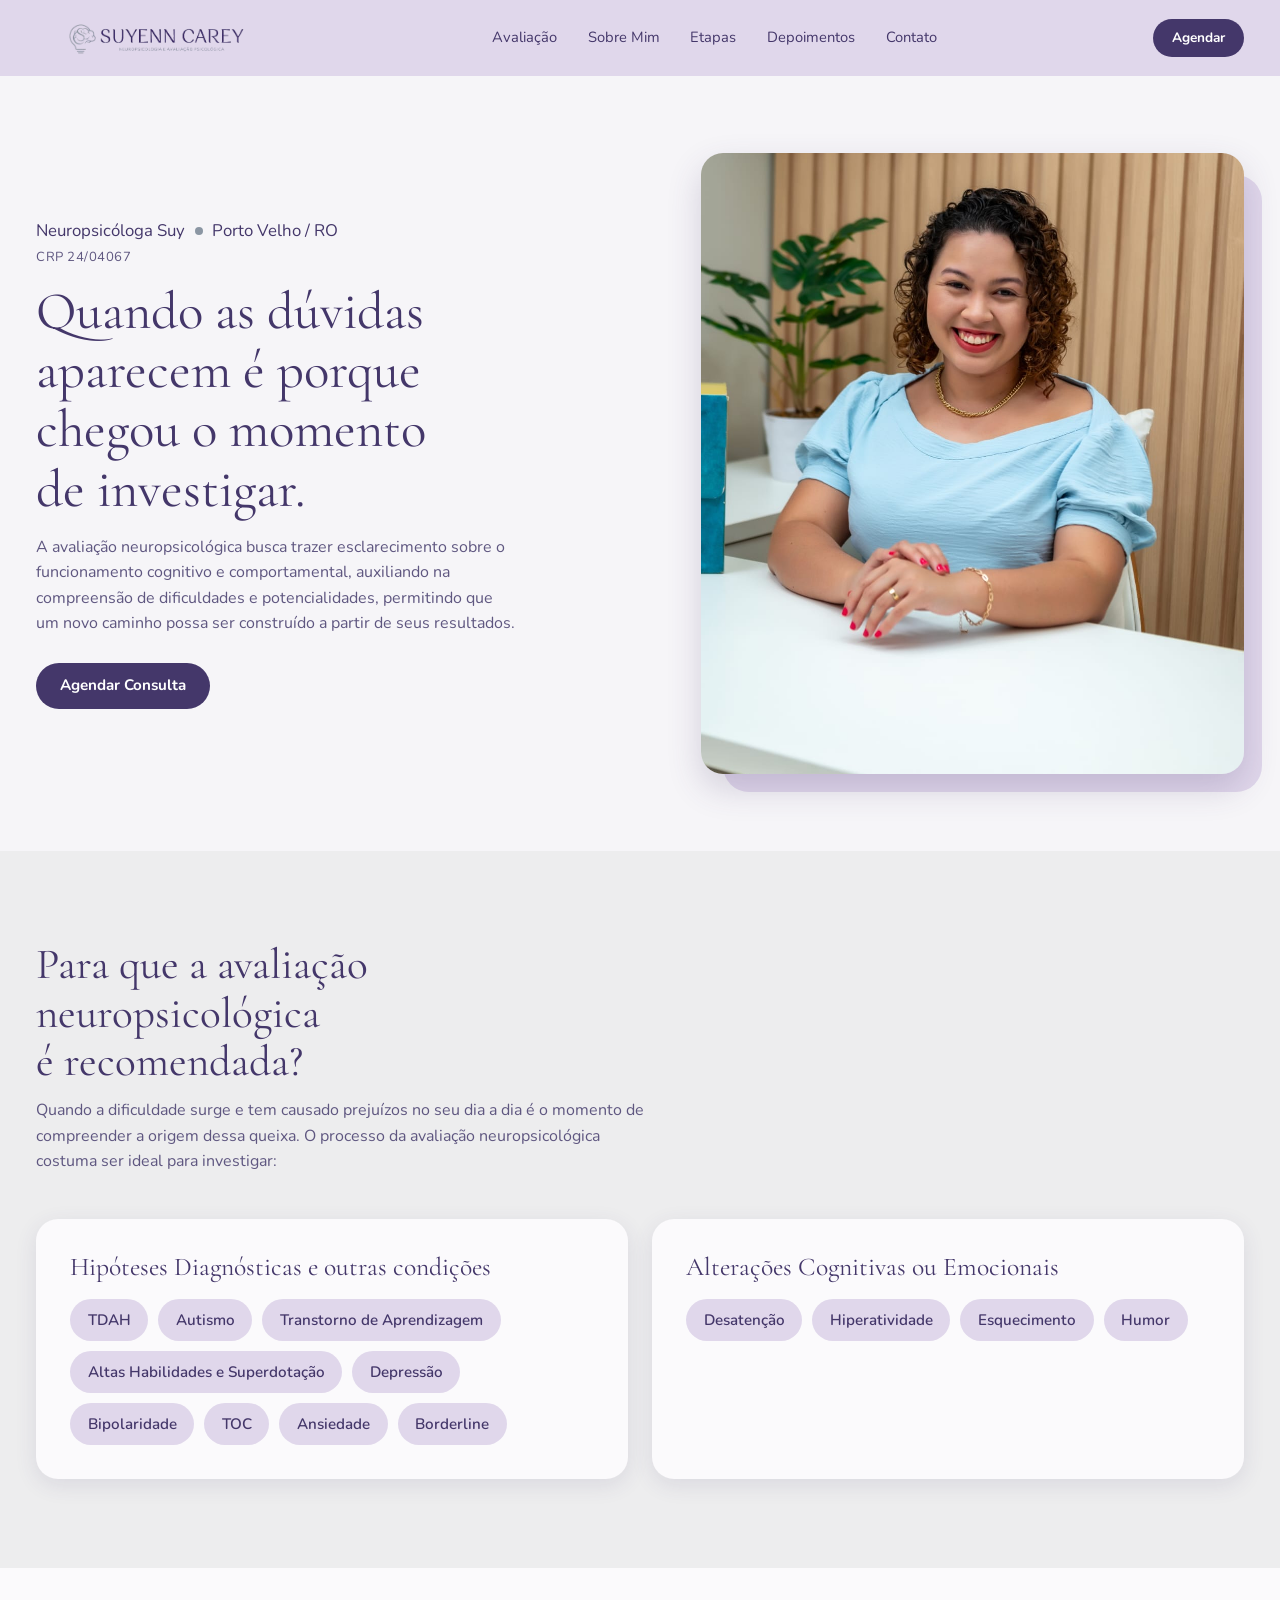
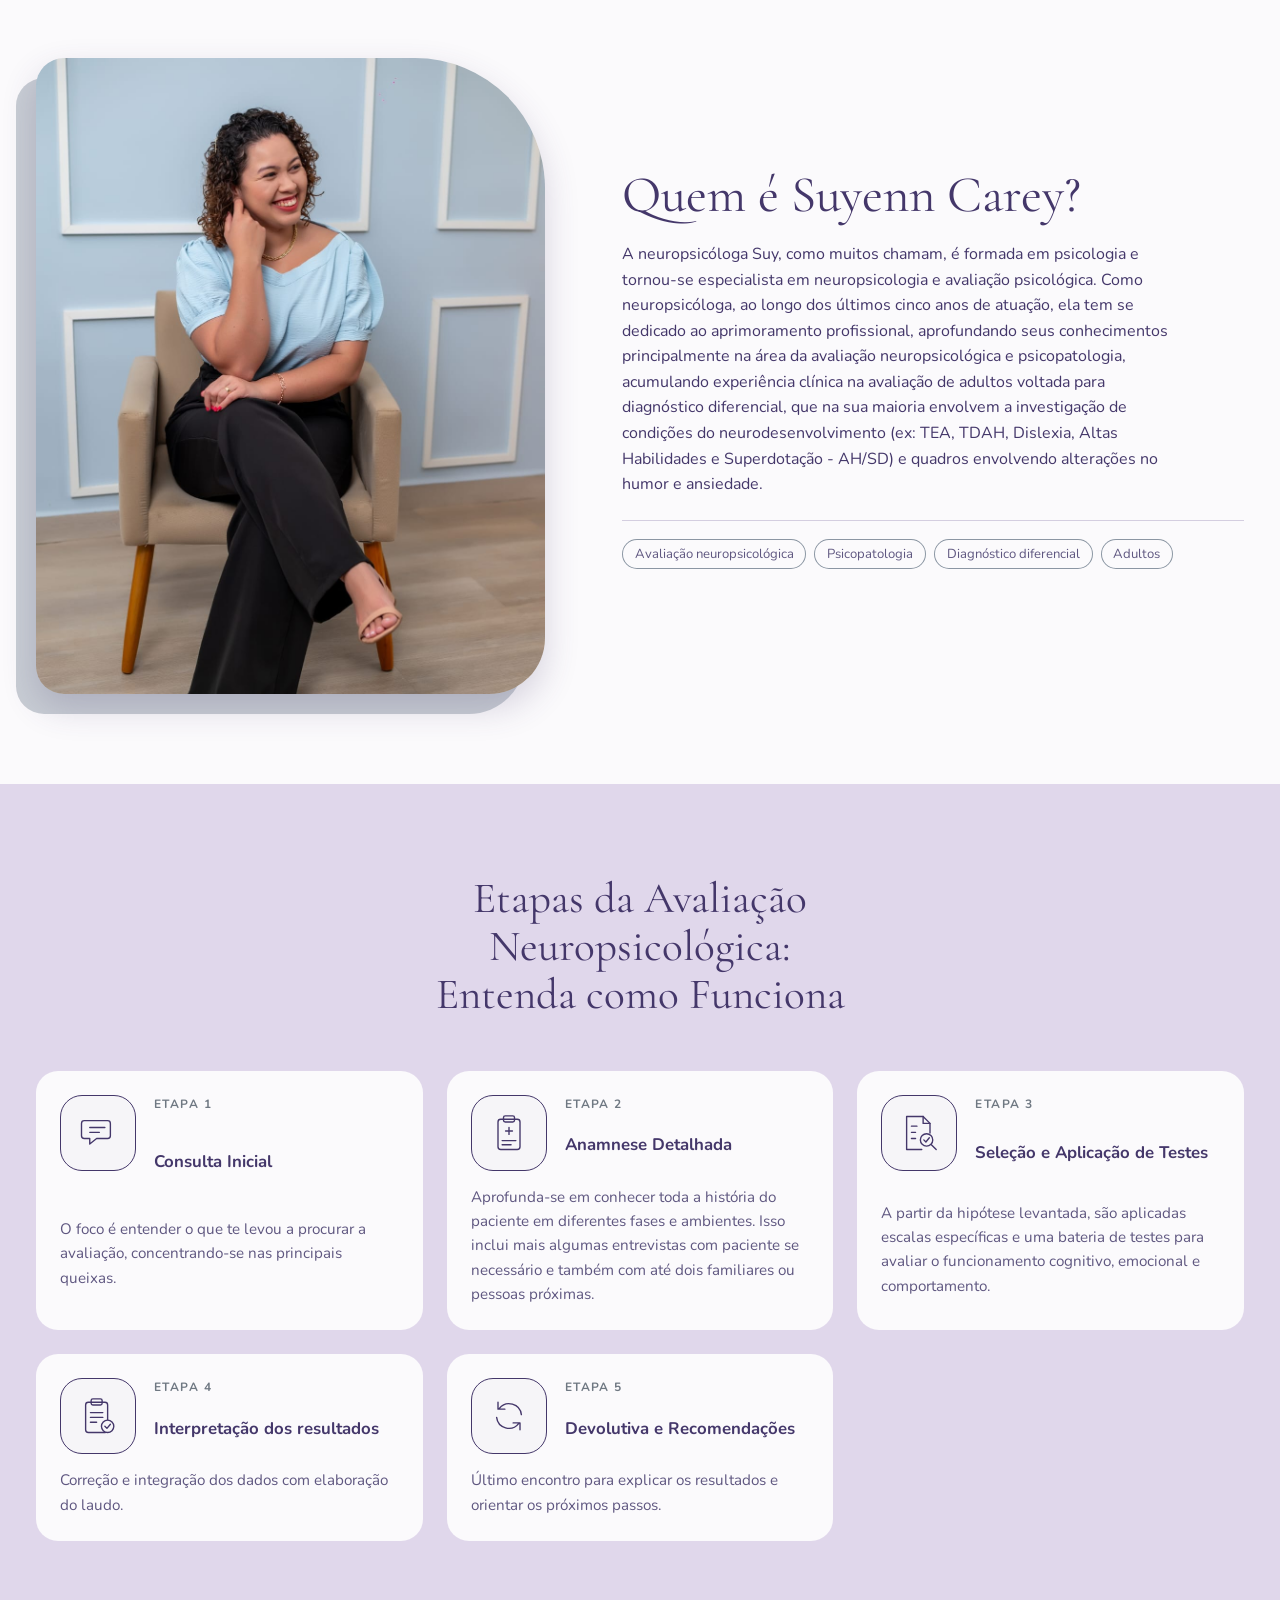
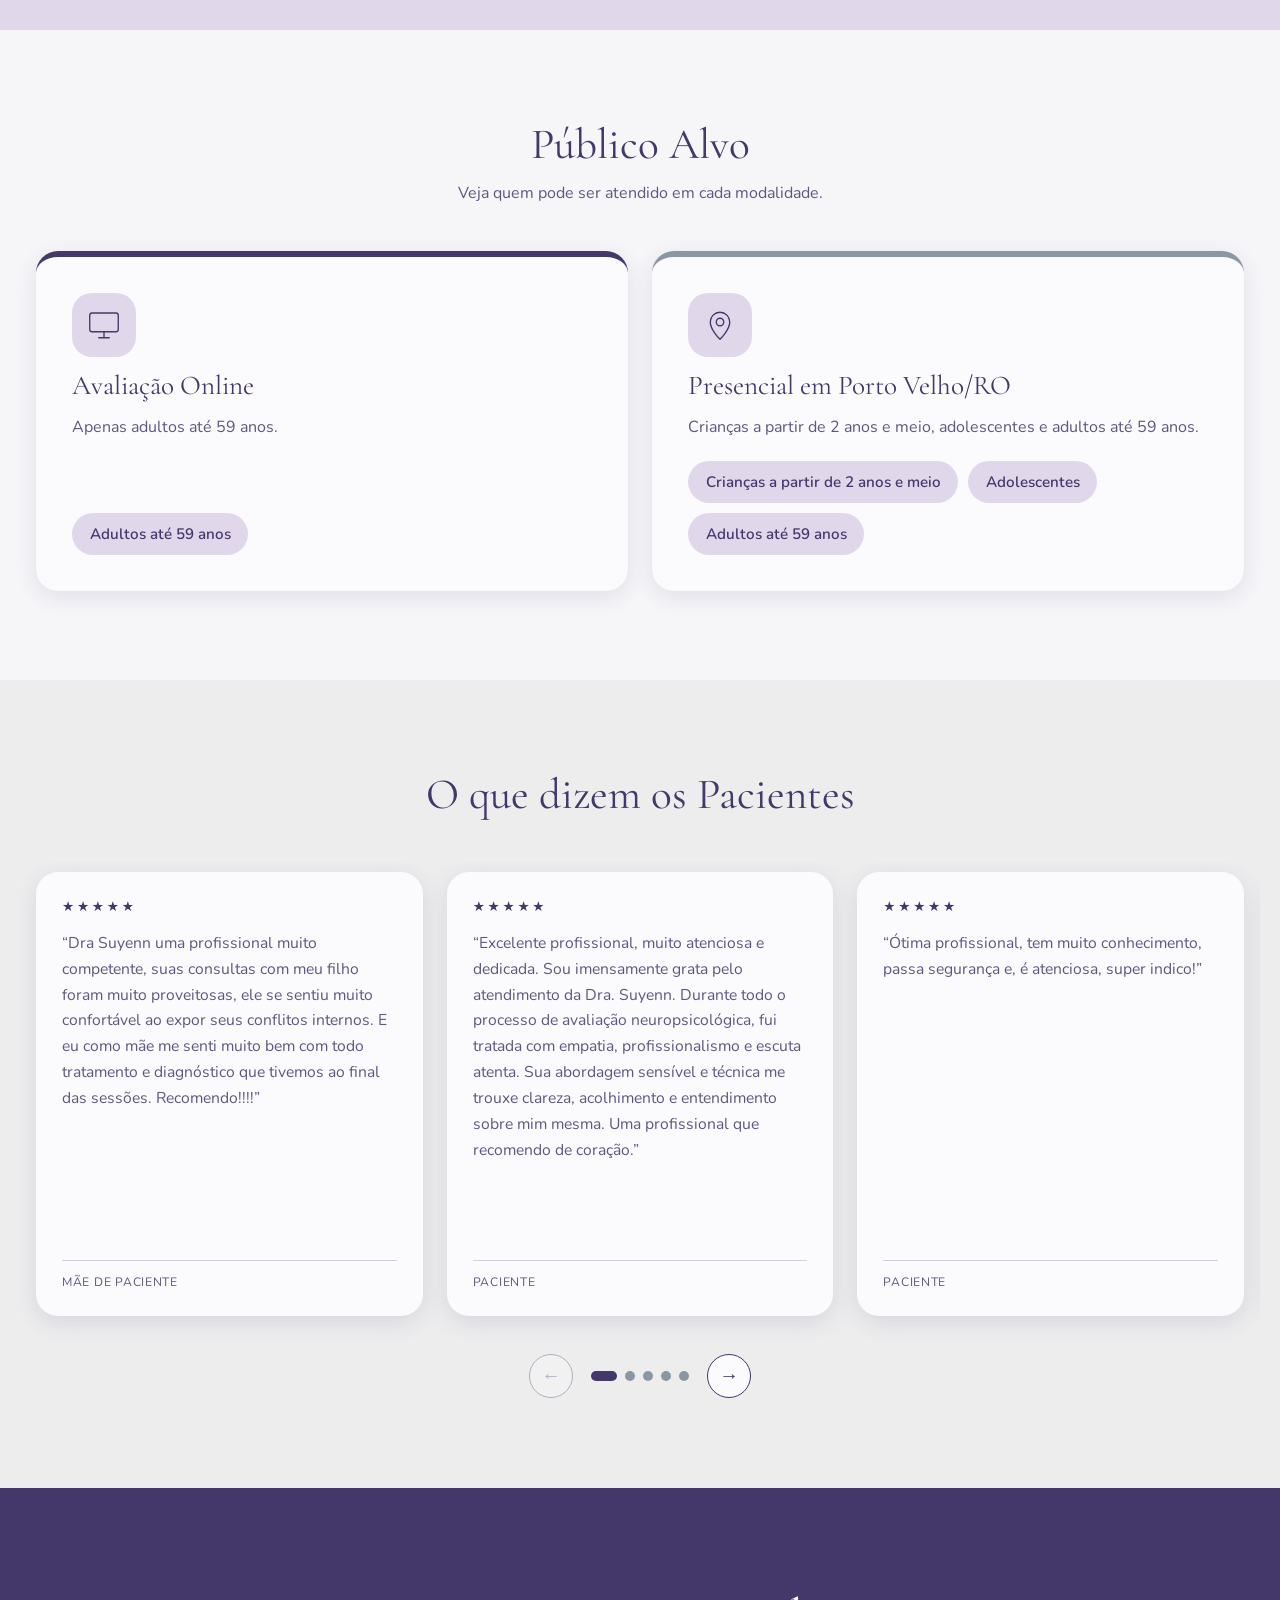
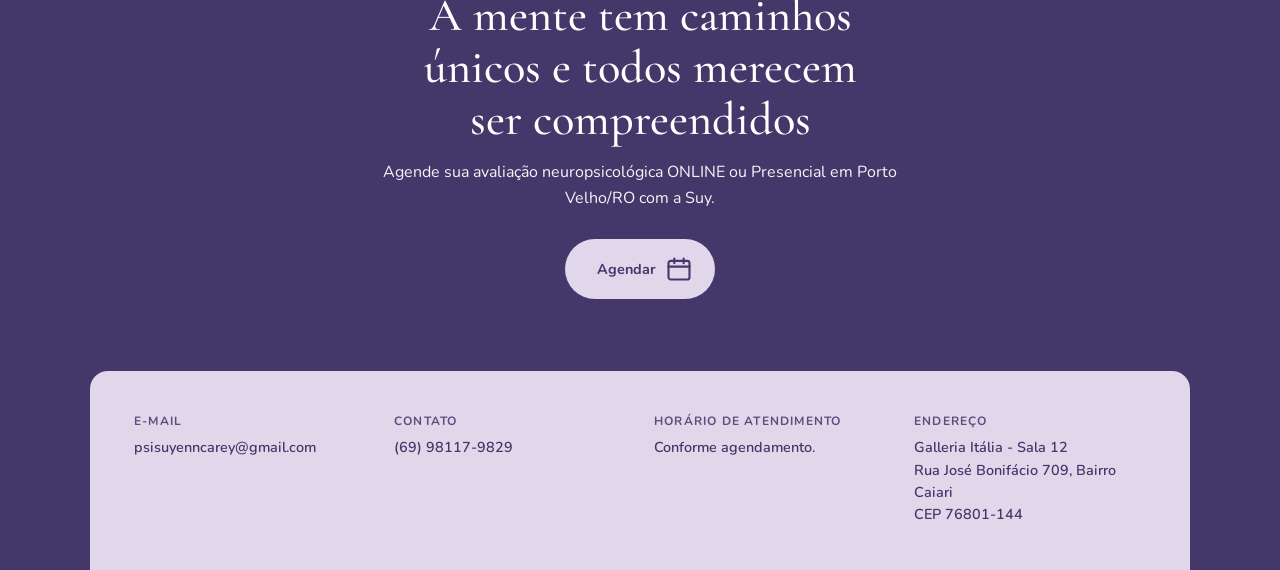
<file: index.html>
<!doctype html><html><head><meta charset=utf8><meta name=viewport content="width=device-width,initial-scale=1,viewport-fit=cover"><style>:root{color-scheme:light;box-sizing:border-box;padding-top:env(safe-area-inset-top,0px);padding-bottom:env(safe-area-inset-bottom,0px)}html{scroll-padding-top:env(safe-area-inset-top,0px)}body{margin:0;padding:0;font:14px -apple-system,BlinkMacSystemFont,sans-serif;background:#fff;color:#000}img{max-width:100%}[hidden]:not([hidden=until-found i]){display:none!important}</style></head><body>
<title>Suyenn Carey Neuropsicologia</title>
<meta name="claude:viewport-fit-sides" content="cover">
<link rel="preconnect" href="https://fonts.googleapis.com">
<link rel="preconnect" href="https://fonts.gstatic.com" crossorigin>
<link href="https://fonts.googleapis.com/css2?family=Cormorant+Garamond:wght@300;400;500&family=Nunito:wght@400;600;700&display=swap" rel="stylesheet">
<link rel="stylesheet" href="Style.css">

<header class="top">
  <div class="wrap">
    <a class="brand" href="#inicio" aria-label="Suyenn Carey, início">
      <img src="Files/image-removebg-preview.png" alt="Suyenn Carey">
    </a>
    <nav class="links" aria-label="Seções">
      <a href="#recomendada">Avaliação</a>
      <a href="#sobre">Sobre Mim</a>
      <a href="#etapas">Etapas</a>
      <a href="#depoimentos">Depoimentos</a>
      <a href="#contato">Contato</a>
    </nav>
    <a class="btn" data-whats href="#contato" target="_blank" rel="noopener">Agendar</a>
  </div>
</header>

<main>
  <section class="hero" id="inicio">
    <div class="wrap">
      <div>
        <div class="eyebrow">Neuropsicóloga Suy <i></i> Porto Velho / RO</div>
        <div class="crp">CRP 24/04067</div>
        <h1>Quando as dúvidas aparecem é porque chegou o momento de investigar.</h1>
        <p class="lead">A avaliação neuropsicológica busca trazer esclarecimento sobre o funcionamento cognitivo e comportamental, auxiliando na compreensão de dificuldades e potencialidades, permitindo que um novo caminho possa ser construído a partir de seus resultados.</p>
        <a class="btn" data-whats href="#contato" target="_blank" rel="noopener">Agendar Consulta</a>
      </div>
      <figure>
        <img src="Files/fotocapa.jpeg" alt="Suyenn Carey">
    </div>
  </section>

  <section class="band rec" id="recomendada">
    <div class="wrap">
      <h2 class="sec-title">Para que a avaliação neuropsicológica é recomendada?</h2>
      <p class="sec-sub">Quando a dificuldade surge e tem causado prejuízos no seu dia a dia é o momento de compreender a origem dessa queixa. O processo da avaliação neuropsicológica costuma ser ideal para investigar:</p>
      <div class="groups">
        <div class="group">
          <h3>Hipóteses Diagnósticas e outras condições</h3>
          <ul class="chips"><li>TDAH</li><li>Autismo</li><li>Transtorno de Aprendizagem</li><li>Altas Habilidades e Superdotação</li><li>Depressão</li><li>Bipolaridade</li><li>TOC</li><li>Ansiedade</li><li>Borderline</li></ul>
        </div>
        <div class="group">
          <h3>Alterações Cognitivas ou Emocionais</h3>
          <ul class="chips"><li>Desatenção</li><li>Hiperatividade</li><li>Esquecimento</li><li>Humor</li></ul>
        </div>
      </div>
    </div>
  </section>

  <section class="band sobre" id="sobre">
    <div class="wrap">
      <figure><img src="Files/fotoapresentacao.jpeg" alt="apresentacao"></figure><div>
        <h2>Quem é Suyenn Carey?</h2>
        <p>A neuropsicóloga Suy, como muitos chamam, é formada em psicologia e tornou-se especialista em neuropsicologia e avaliação psicológica. Como neuropsicóloga, ao longo dos últimos cinco anos de atuação, ela tem se dedicado ao aprimoramento profissional, aprofundando seus conhecimentos principalmente na área da avaliação neuropsicológica e psicopatologia, acumulando experiência clínica na avaliação de adultos voltada para diagnóstico diferencial, que na sua maioria envolvem a investigação de condições do neurodesenvolvimento (ex: TEA, TDAH, Dislexia, Altas Habilidades e Superdotação - AH/SD) e quadros envolvendo alterações no humor e ansiedade.</p>
        <ul class="tags" aria-label="Áreas de atuação"><li>Avaliação neuropsicológica</li><li>Psicopatologia</li><li>Diagnóstico diferencial</li><li>Adultos</li></ul>
      </div>
    </div>
  </section>

  <section class="band etapas" id="etapas">
    <div class="wrap center">
      <h2 class="sec-title">Etapas da Avaliação Neuropsicológica: Entenda como Funciona</h2>
      <ol class="steps">
        <li class="step"><div class="tile"><svg viewBox="0 0 64 64" aria-hidden="true"><path d="M8 14h34a4 4 0 0 1 4 4v18a4 4 0 0 1-4 4H26l-10 8v-8H8a4 4 0 0 1-4-4V18a4 4 0 0 1 4-4z" transform="translate(4 0)"/><path d="M20 24h22M20 31h14"/></svg></div><span class="n">Etapa 1</span><h3>Consulta Inicial</h3><p>O foco é entender o que te levou a procurar a avaliação, concentrando-se nas principais queixas.</p></li>
        <li class="step"><div class="tile"><svg viewBox="0 0 64 64" aria-hidden="true"><rect x="16" y="12" width="32" height="44" rx="4"/><rect x="24" y="7" width="16" height="9" rx="2.500"/><path d="M32 24v10M27 29h10M22 43h20M22 49h13"/></svg></div><span class="n">Etapa 2</span><h3>Anamnese Detalhada</h3><p>Aprofunda-se em conhecer toda a história do paciente em diferentes fases e ambientes. Isso inclui mais algumas entrevistas com paciente se necessário e também com até dois familiares ou pessoas próximas.</p></li>
        <li class="step"><div class="tile"><svg viewBox="0 0 64 64" aria-hidden="true"><path d="M14 8h24l10 10v14M14 8v48h22"/><path d="M38 8v10h10M21 22h8M21 31h6M21 40h6"/><circle cx="43" cy="42" r="9"/><path d="M39 42l3 3 5-6M50 49l7 7"/></svg></div><span class="n">Etapa 3</span><h3>Seleção e Aplicação de Testes</h3><p>A partir da hipótese levantada, são aplicadas escalas específicas e uma bateria de testes para avaliar o funcionamento cognitivo, emocional e comportamento.</p></li>
        <li class="step"><div class="tile"><svg viewBox="0 0 64 64" aria-hidden="true"><rect x="14" y="12" width="32" height="44" rx="4"/><rect x="22" y="7" width="16" height="9" rx="2.500"/><path d="M21 27h18M21 34h18M21 41h9"/><circle cx="46" cy="47" r="9" style="fill: var(--bg)"/><path d="M42 47l3 3 5-6"/></svg></div><span class="n">Etapa 4</span><h3>Interpretação dos resultados</h3><p>Correção e integração dos dados com elaboração do laudo.</p></li>
        <li class="step"><div class="tile"><svg viewBox="0 0 64 64" aria-hidden="true"><path d="M50 30a18 18 0 0 0-32-9M16 12v10h10M14 34a18 18 0 0 0 32 9M48 52V42H38"/></svg></div><span class="n">Etapa 5</span><h3>Devolutiva e Recomendações</h3><p>Último encontro para explicar os resultados e orientar os próximos passos.</p></li>
      </ol>
    </div>
  </section>

    <section class="band publico" id="publico">
    <div class="wrap center">
      <h2 class="sec-title">Público Alvo</h2>
      <p class="sec-sub">Veja quem pode ser atendido em cada modalidade.</p>
      <div class="modes">
        <article class="mode">
          <div class="ico"><svg viewBox="0 0 48 48" aria-hidden="true"><rect x="5" y="8" width="38" height="25" rx="3"/><path d="M17 41h14M24 33v8"/></svg></div>
          <h3>Avaliação Online</h3>
          <p>Apenas adultos até 59 anos.</p>
          <ul class="chips"><li>Adultos até 59 anos</li></ul>
        </article>
        <article class="mode pres">
          <div class="ico"><svg viewBox="0 0 48 48" aria-hidden="true"><path d="M24 43s-13-12.500-13-23a13 13 0 0 1 26 0c0 10.500-13 23-13 23z"/><circle cx="24" cy="20" r="5"/></svg></div>
          <h3>Presencial em Porto Velho/RO</h3>
          <p>Crianças a partir de 2 anos e meio, adolescentes e adultos até 59 anos.</p>
          <ul class="chips"><li>Crianças a partir de 2 anos e meio</li><li>Adolescentes</li><li>Adultos até 59 anos</li></ul>
        </article>
      </div>
    </div>
  </section>

  <section class="band dep" id="depoimentos">
    <div class="wrap center">
      <h2 class="sec-title">O que dizem os Pacientes</h2>
      <div class="viewport"><div class="quotes" id="quotes" tabindex="0" aria-label="Depoimentos, deslize para o lado">
        <figure class="card"><div class="stars" aria-label="5 estrelas">★★★★★</div><blockquote>“Dra Suyenn uma profissional muito competente, suas consultas com meu filho foram muito proveitosas, ele se sentiu muito confortável ao expor seus conflitos internos. E eu como mãe me senti muito bem com todo tratamento e diagnóstico que tivemos ao final das sessões. Recomendo!!!!”</blockquote><footer>Mãe de paciente</footer></figure>
        <figure class="card"><div class="stars" aria-label="5 estrelas">★★★★★</div><blockquote>“Excelente profissional, muito atenciosa e dedicada. Sou imensamente grata pelo atendimento da Dra. Suyenn. Durante todo o processo de avaliação neuropsicológica, fui tratada com empatia, profissionalismo e escuta atenta. Sua abordagem sensível e técnica me trouxe clareza, acolhimento e entendimento sobre mim mesma. Uma profissional que recomendo de coração.”</blockquote><footer>Paciente</footer></figure>
        <figure class="card"><div class="stars" aria-label="5 estrelas">★★★★★</div><blockquote>“Ótima profissional, tem muito conhecimento, passa segurança e, é atenciosa, super indico!”</blockquote><footer>Paciente</footer></figure>
        <figure class="card"><div class="stars" aria-label="5 estrelas">★★★★★</div><blockquote>“Quero expressar minha gratidão à Dra. Suyenn pelo cuidado e dedicação durante todo o tempo que passamos juntas. Ela foi extremamente atenciosa comigo e com minha mãe, sempre procurando entender nossas necessidades sem qualquer julgamento. As sessões foram muito confortáveis e acolhedoras, o que fez toda a diferença. Além disso, ela contribuiu imensamente para meu diagnóstico, encaminhando meu tratamento na direção certa com os profissionais adequados. Recomendo de coração!”</blockquote><footer>Paciente</footer></figure>
        <figure class="card"><div class="stars" aria-label="5 estrelas">★★★★★</div><blockquote>“Profissional incrível! Atende com muita atenção e cuidado, sempre buscando entender as necessidades de cada paciente. Recomendo fortemente para qualquer pessoa que precise de avaliação e atendimento neuropsicológico.”</blockquote><footer>Paciente</footer></figure>
      </div>
      </div>
      <div class="nav">
        <button class="arrow" id="qPrev" type="button" aria-label="Depoimento anterior">&larr;</button>
        <div class="dots" id="qDots"></div>
        <button class="arrow" id="qNext" type="button" aria-label="Próximo depoimento">&rarr;</button>
      </div>
    </div>
  </section>

  <section class="cta" id="contato">
    <div class="wrap">
      <h2>A mente tem caminhos únicos e todos merecem ser compreendidos</h2>
      <p class="sub">Agende sua avaliação neuropsicológica ONLINE ou Presencial em Porto Velho/RO com a Suy.</p>
      <a class="btn big" data-whats href="#contato" target="_blank" rel="noopener">Agendar
        <svg viewBox="0 0 24 24" fill="none" stroke="currentColor" stroke-width="1.8" stroke-linecap="round" stroke-linejoin="round" aria-hidden="true"><rect x="3" y="5" width="18" height="16" rx="2"/><path d="M3 10h18M8 3v4M16 3v4"/></svg>
      </a>
      <footer class="foot">
        <div class="cols">
          <div><h4>E-mail</h4><p>psisuyenncarey@gmail.com</p></div>
          <div><h4>Contato</h4><p>(69) 98117-9829</p></div>
          <div><h4>Horário de Atendimento</h4><p>Conforme agendamento.</p></div>
          <div><h4>Endereço</h4><p>Galleria Itália - Sala 12<br>Rua José Bonifácio 709, Bairro Caiari<br>CEP 76801-144</p></div>
        </div>
      </footer>
    </div>
  </section>
</main>

<script>
(function () {

  var q = document.getElementById('quotes');
  if (q) {
    var cards = q.querySelectorAll('.card'), dots = document.getElementById('qDots');
    var prev = document.getElementById('qPrev'), next = document.getElementById('qNext');
    cards.forEach(function (c, i) {
      var d = document.createElement('button'); d.type = 'button'; d.setAttribute('aria-label', 'Ir ao depoimento ' + (i + 1));
      d.addEventListener('click', function () { q.scrollTo({ left: c.offsetLeft - q.offsetLeft, behavior: 'smooth' }); });
      dots.appendChild(d);
    });
    function step() { return cards[0].getBoundingClientRect().width + parseFloat(getComputedStyle(q).columnGap || 24); }
    function sync() {
      var max = q.scrollWidth - q.clientWidth, x = q.scrollLeft, idx = 0, best = 1e9;
      cards.forEach(function (c, i) { var dist = Math.abs(c.offsetLeft - q.offsetLeft - x); if (dist < best) { best = dist; idx = i; } });
      if (x >= max - 4) idx = cards.length - 1;
      dots.querySelectorAll('button').forEach(function (d, i) { d.setAttribute('aria-current', i === idx); });
      prev.disabled = x <= 4; next.disabled = x >= max - 4;
    }
    prev.addEventListener('click', function () { q.scrollBy({ left: -step(), behavior: 'smooth' }); });
    next.addEventListener('click', function () { q.scrollBy({ left: step(), behavior: 'smooth' }); });
    q.addEventListener('scroll', function () { window.requestAnimationFrame(sync); }, { passive: true });
    window.addEventListener('resize', sync);
    sync();
  }
  var whatsapp = '5569981179829'; /* só números: 55 + DDD + número */
  var msg = encodeURIComponent('Olá, Suyenn! Gostaria de agendar uma avaliação neuropsicológica.');
  document.querySelectorAll('[data-whats]').forEach(function (a) {
    a.href = 'https://wa.me/' + whatsapp + '?text=' + msg;
  });
})();
</script>

</body></html>
</file>
<file: Style.css>
:root {
  --bg: #f6f5f8;          /* fundo geral, tom claro do off-white */
  --bar: #e0d7eb;         /* lilás: cabeçalho, chips */
  --ink: #44376a;         /* roxo: texto, ícones */
  --soft: #5f5780;        /* roxo suave: texto secundário */
  --accent: #44376a;      /* botões, estrelas */
  --on-accent: #ffffff;
  --band: #ededee;        /* off-white da marca */
  --surface: #fbfafc;     /* cards */
  --line: #d4cee0;
  --grey: #8b96a3;        /* cinza azulado: detalhes e molduras */
  --cta: #44376a;         /* faixa de agendamento */
  --foot: #e0d7eb;        /* cartão do rodapé */
  --on-dark: #ffffff;
  --shadow: 0 14px 34px rgba(68, 55, 106, .2);
  --f-display: "Rossanova Personal Use Light", "Rossanova", "Cormorant Garamond", Georgia, "Times New Roman", serif;
  --f-body: "Nunito", system-ui, -apple-system, "Segoe UI", sans-serif;
}

*, *::before, *::after { box-sizing: border-box; }
html { scroll-behavior: smooth; }
body { background: var(--bg); color: var(--ink); font-family: var(--f-body); font-size: 16px; line-height: 1.6; }
body::before { content: ""; position: fixed; inset: 0 0 auto; height: env(safe-area-inset-top, 0px); z-index: 30; background: var(--bar); }
img { display: block; max-width: 100%; }
h1, h2, h3, p { margin: 0; }
h1, h2, h3 { font-family: var(--f-display); font-weight: 400; text-wrap: balance; line-height: 1.12; }
a { color: inherit; }
:focus-visible { outline: 3px solid var(--accent); outline-offset: 3px; border-radius: 6px; }
section[id] { scroll-margin-top: 72px; }

.wrap {
  width: 100%; max-width: 1240px; margin-inline: auto;
  padding-left: max(16px, env(safe-area-inset-left, 0px));
  padding-right: max(16px, env(safe-area-inset-right, 0px));
}
.band { padding-block: clamp(48px, 7vw, 96px); }

/* buttons */
.btn {
  display: inline-flex; align-items: center; justify-content: center; gap: .6rem;
  min-height: 46px; padding: .7rem 1.5rem; border-radius: 999px; border: 0; cursor: pointer;
  font: 700 .95rem/1 var(--f-body); text-decoration: none;
  background: var(--accent); color: var(--on-accent);
  transition: transform .15s ease, box-shadow .15s ease;
}
/* header */
header.top { position: sticky; top: env(safe-area-inset-top, 0px); z-index: 40; background: var(--bar); }
header.top .wrap { display: flex; align-items: center; justify-content: space-between; gap: 16px; min-height: 76px; }

.brand { display: flex; align-items: center; flex: none; text-decoration: none; }
.brand img {
  width: 240px;          
  height: 64px;         
  object-fit: cover;     
  object-position: center;
  display: block;
}

@media (max-width: 480px) {
  .brand img { width: 180px; height: 52px; }
}

nav.links { display: flex; align-items: center; gap: clamp(14px, 2.4vw, 34px); }
nav.links a { text-decoration: none; font-size: .92rem; font-weight: 400; }
nav.links a:hover { text-decoration: underline; text-underline-offset: 5px; }
header .btn { min-height: 38px; padding: .5rem 1.2rem; font-size: .85rem; }

@media (max-width: 860px) { nav.links { display: none; } }
@media (max-width: 480px) { .brand img { height: 48px; } header.top .wrap { min-height: 64px; } }

.sec-title { font-size: clamp(1.9rem, 3.4vw, 2.7rem); max-width: 22ch; }
.sec-sub { color: var(--soft); max-width: 62ch; margin-top: .8rem; }
.center { text-align: center; }
.center .sec-title, .center .sec-sub { margin-inline: auto; }

/* 1 hero */
.hero { padding-block: clamp(36px, 6vw, 80px); }
.hero .wrap { display: grid; grid-template-columns: minmax(0, 1.05fr) minmax(0, .95fr); gap: clamp(28px, 5vw, 72px); align-items: center; }
.eyebrow { display: flex; flex-wrap: wrap; align-items: center; gap: .3rem .6rem; font-size: 1.05rem; }
.eyebrow i { width: 8px; height: 8px; border-radius: 50%; background: var(--grey); }
.crp { font-size: .82rem; color: var(--soft); margin-top: 2px; letter-spacing: .04em; }
.hero h1 { font-size: clamp(2.1rem, 4.2vw, 3.3rem); margin: .9rem 0 1rem; max-width: 17ch; }
.hero p.lead { color: var(--soft); max-width: 48ch; }
.hero .btn { margin-top: 1.6rem; }
.hero figure { margin: 0; position: relative; isolation: isolate; }
.hero figure::before { content: ""; position: absolute; inset: 22px -18px -18px 22px; border-radius: 26px; background: var(--bar); z-index: -1; }
.hero figure img { width: 100%; aspect-ratio: 7 / 8; object-fit: cover; border-radius: 22px; box-shadow: var(--shadow); }
@media (max-width: 820px) { .hero .wrap { grid-template-columns: 1fr; } .hero figure { order: -1; max-width: 460px; } }

/* 2 recomendada */
.rec { background: var(--band); }
.groups { display: grid; grid-template-columns: repeat(2, minmax(0, 1fr)); gap: 24px; margin-top: clamp(28px, 4vw, 44px); }
.group { background: var(--surface); border-radius: 22px; padding: clamp(22px, 3vw, 34px); box-shadow: 0 6px 22px rgba(68, 55, 106, .11); }
.group h3 { font-size: 1.6rem; margin-bottom: 1.1rem; }
.chips { list-style: none; margin: 0; padding: 0; display: flex; flex-wrap: wrap; gap: 10px; }
.chips li { padding: .55rem 1.1rem; border-radius: 999px; background: var(--bar); font-weight: 600; font-size: .95rem; }
@media (max-width: 760px) { .groups { grid-template-columns: 1fr; } }

/* 3 bio */
.sobre { background: var(--surface); }
.sobre .wrap { display: grid; grid-template-columns: minmax(0, .9fr) minmax(0, 1.1fr); gap: clamp(28px, 6vw, 88px); align-items: center; }
.sobre figure { margin: 0; justify-self: center; width: 100%; max-width: 520px; position: relative; isolation: isolate; }
.sobre figure::before { content: ""; position: absolute; inset: 20px 20px -20px -20px; border-radius: 28px 130px 56px 28px; background: var(--grey); opacity: .45; z-index: -1; }
.sobre figure img {
  width: 100%;
  aspect-ratio: 4 / 5;           /* caixa mais alta: cabe mais da foto vertical */
  object-fit: cover;
  object-position: center top;   /* ancora o corte no topo e preserva o rosto */
  border-radius: 28px 130px 56px 28px;
  box-shadow: var(--shadow);
  display: block;
}
.sobre h2 { font-size: clamp(2.2rem, 4.2vw, 3.2rem); margin-bottom: 1.1rem; }
.sobre p { max-width: 56ch; }
.tags { display: flex; flex-wrap: wrap; gap: 8px; margin-top: 1.4rem; padding-top: 1.1rem; border-top: 1px solid var(--line); list-style: none; padding-left: 0; }
.tags li { font-size: .82rem; padding: .3rem .8rem; border-radius: 999px; box-shadow: inset 0 0 0 1px var(--grey); color: var(--soft); }
@media (max-width: 820px) { .sobre .wrap { grid-template-columns: 1fr; } }

/* 4 etapas */
.etapas { background: var(--bar); }
.steps { list-style: none; margin: clamp(32px, 5vw, 52px) 0 0; padding: 0; display: grid; grid-template-columns: repeat(3, minmax(0, 1fr)); gap: 24px; counter-reset: s; }
.step { text-align: left; background: var(--surface); border-radius: 22px; padding: 24px; display: grid; grid-template-columns: auto 1fr; gap: 6px 18px; align-items: start; }
.tile { grid-row: 1 / 3; width: 76px; height: 76px; display: grid; place-items: center; border-radius: 22px; background: var(--bg); border: 1.5px solid var(--ink); color: var(--ink); }
.tile svg { width: 44px; height: 44px; fill: none; stroke: currentColor; stroke-width: 2; stroke-linecap: round; stroke-linejoin: round; }
.step .n { font-size: .75rem; letter-spacing: .12em; text-transform: uppercase; color: var(--grey); filter: brightness(.8); font-weight: 700; }
.step h3 { font: 700 1.05rem/1.3 var(--f-body); }
.step p { grid-column: 1 / 3; color: var(--soft); font-size: .95rem; margin-top: 8px; }
@media (max-width: 960px) { .steps { grid-template-columns: repeat(2, minmax(0, 1fr)); } }
@media (max-width: 620px) { .steps { grid-template-columns: 1fr; } }



/* público alvo */
.publico { background: var(--bg); }
.modes { display: grid; grid-template-columns: repeat(2, minmax(0, 1fr)); gap: 24px; margin-top: clamp(28px, 4vw, 44px); text-align: left; }
.mode { background: var(--surface); border-radius: 22px; padding: clamp(24px, 3vw, 36px); box-shadow: 0 6px 22px rgba(68, 55, 106, .11); border-top: 6px solid var(--ink); display: flex; flex-direction: column; gap: 14px; }
.mode.pres { border-top-color: var(--grey); }
.mode .ico { width: 64px; height: 64px; border-radius: 20px; background: var(--bar); color: var(--ink); display: grid; place-items: center; }
.mode .ico svg { width: 36px; height: 36px; fill: none; stroke: currentColor; stroke-width: 1.8; stroke-linecap: round; stroke-linejoin: round; }
.mode h3 { font-size: 1.7rem; }
.mode p { color: var(--soft); }
.mode .chips { margin-top: auto; padding-top: 6px; }
@media (max-width: 760px) { .modes { grid-template-columns: 1fr; } }

/* 5 depoimentos: carrossel com encaixe, cards de mesma altura */
.dep { background: var(--band); }
.dep .viewport { position: relative; margin-top: clamp(28px, 4vw, 44px); }
.quotes {
  display: flex; gap: 24px; text-align: left;
  overflow-x: auto; scroll-snap-type: x mandatory; scroll-behavior: smooth;
  padding: 10px 16px 34px; margin: 0 -16px; scroll-padding-left: 16px;
  scrollbar-width: none; -webkit-overflow-scrolling: touch; overscroll-behavior-x: contain;
}
.quotes::-webkit-scrollbar { display: none; }
.card {
  flex: 0 0 calc((100% - 48px) / 3); scroll-snap-align: start;
  display: flex; flex-direction: column; margin: 0; min-width: 0;
  background: var(--surface); border-radius: 22px; padding: 24px 26px;
  box-shadow: 0 6px 22px rgba(68, 55, 106, .13);
}
.stars { color: var(--accent); letter-spacing: .2em; font-size: .85rem; }
.card blockquote { margin: .8rem 0 1.2rem; color: var(--soft); font-size: .98rem; line-height: 1.65; flex: 1; }
.card footer { border-top: 1px solid var(--line); padding-top: .7rem; font-size: .76rem; letter-spacing: .06em; text-transform: uppercase; color: var(--soft); }
.nav { display: flex; align-items: center; justify-content: center; gap: 18px; margin-top: 4px; }
.nav button.arrow { width: 44px; height: 44px; border-radius: 50%; border: 1.5px solid var(--ink); background: var(--surface); color: var(--ink); font-size: 1.2rem; line-height: 1; cursor: pointer; transition: background .15s, color .15s; }
.nav button.arrow:hover:not(:disabled) { background: var(--ink); color: var(--surface); }
.nav button.arrow:disabled { opacity: .35; cursor: default; }
.dots { display: flex; gap: 8px; }
.dots button { width: 10px; height: 10px; padding: 0; border: 0; border-radius: 50%; background: var(--grey); cursor: pointer; }
.dots button[aria-current="true"] { background: var(--accent); width: 26px; border-radius: 999px; }
@media (max-width: 960px) { .card { flex-basis: calc((100% - 24px) / 2); } }
@media (max-width: 620px) { .card { flex-basis: 86%; } .quotes { gap: 16px; } }
@media (prefers-reduced-motion: reduce) { .quotes { scroll-behavior: auto; } }

/* 6 contato */
.cta { background: var(--cta); color: var(--on-dark); text-align: center; padding-top: clamp(56px, 8vw, 104px); }
.cta h2 { font-size: clamp(1.9rem, 3.8vw, 2.9rem); font-weight: 500; max-width: 24ch; margin-inline: auto; }
.cta p.sub { margin: .9rem auto 0; max-width: 56ch; opacity: .95; }
.cta .big { margin-top: 1.7rem; background: var(--bar); color: var(--ink); min-height: 60px; padding: .8rem 1.4rem .8rem 2rem; font-size: .9rem; }
.cta .big svg { width: 28px; height: 28px; color: var(--ink); }
footer.foot { margin: clamp(40px, 6vw, 72px) auto 0; max-width: 1100px; background: var(--foot); color: var(--ink); border-radius: 18px 18px 0 0; padding: clamp(24px, 4vw, 44px); text-align: left;  }
footer.foot .cols { display: grid; grid-template-columns: repeat(4, minmax(0, 1fr)); gap: 24px 28px; }
footer.foot h4 { margin: 0 0 .6rem; font: 700 .75rem/1 var(--f-body); letter-spacing: .1em; text-transform: uppercase; opacity: .85; }
footer.foot p { margin: 0; font-size: .9rem; line-height: 1.55; font-weight: 600; overflow-wrap: anywhere; }
@media (max-width: 960px) { footer.foot .cols { grid-template-columns: repeat(2, minmax(0, 1fr)); } }
@media (max-width: 520px) { footer.foot .cols { grid-template-columns: 1fr; } }

@media (prefers-reduced-motion: reduce) { html { scroll-behavior: auto; } .btn { transition: none; } }
</file>
